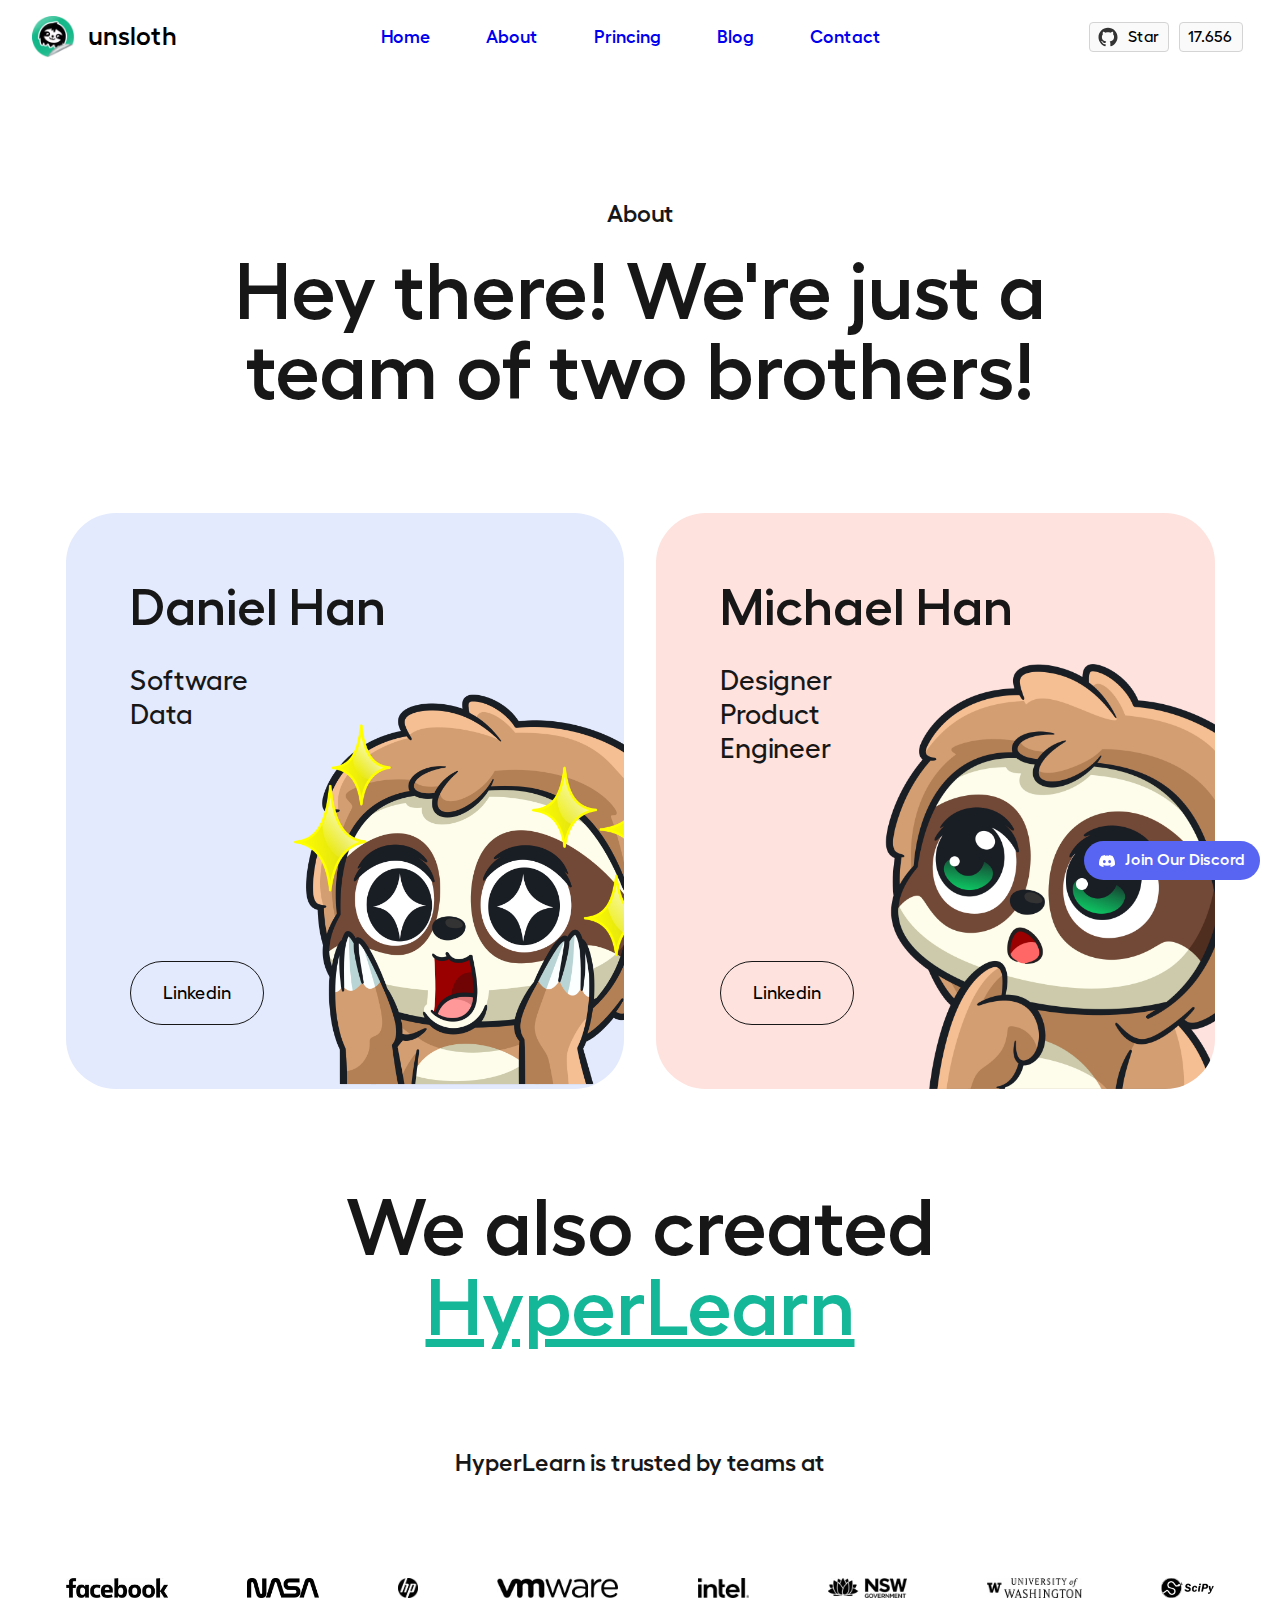
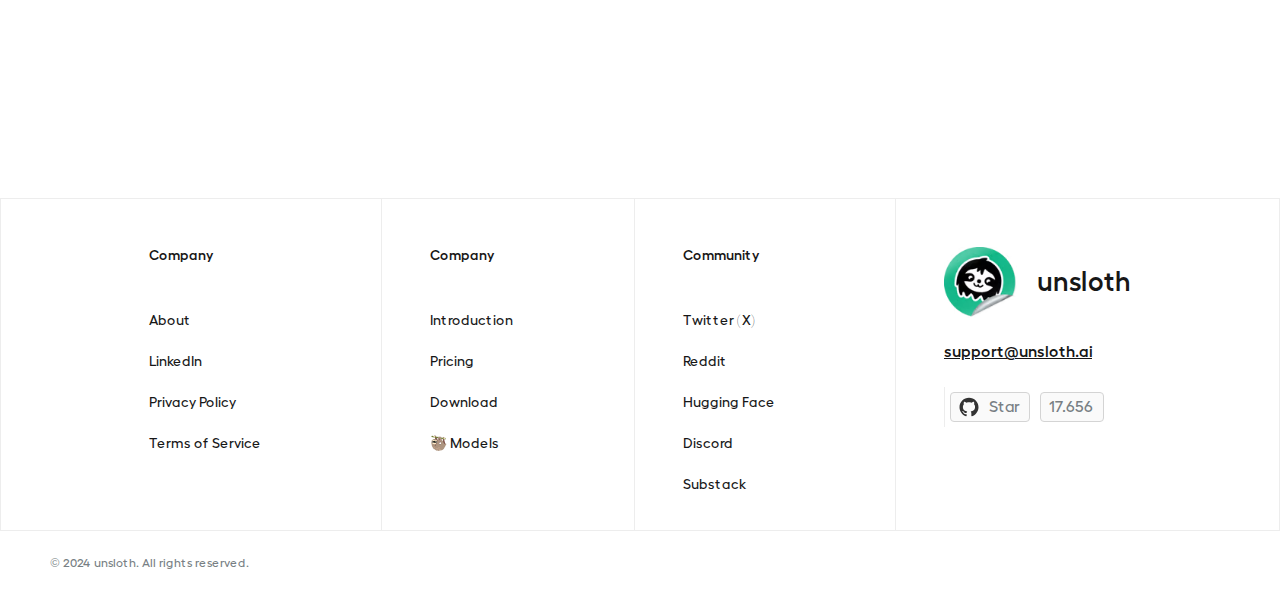
<file: unsloth/Other page/About.html>
<!DOCTYPE html>
<html lang="en">
<head>
    <meta charset="UTF-8">
    <meta name="viewport" content="width=device-width, initial-scale=1.0">
    <link rel="shortcut icon" href="../img/logo.avif" type="image/x-icon">
    <link rel="stylesheet" href="../style.css">
    <title>About</title>
</head>
<body>
    <header>
        <div class="logo">
            <img src="../img/logo.avif" alt="">
            <span>unsloth</span>
        </div>
        <nav>
            <a href="../index.html">Home</a>
            <a href="./About.html">About</a>
            <a href="./Pricing.html">Princing</a>
            <a href="./Blog.html">Blog</a>
            <a href="./Contact.html">Contact</a>
        </nav>
        <div class="github">
            <div class="star">
                <svg xmlns="http://www.w3.org/2000/svg" width="40" height="40" viewBox="12 12 40 40"><path fill="#333" d="M32 13.4c-10.5 0-19 8.5-19 19 0 8.4 5.5 15.5 13 18 1 .2 1.3-.4 1.3-.9v-3.2c-5.3 1.1-6.4-2.6-6.4-2.6-.9-2.1-2.1-2.7-2.1-2.7-1.7-1.2.1-1.1.1-1.1 1.9.1 2.9 2 2.9 2 1.7 2.9 4.5 2.1 5.5 1.6.2-1.2.7-2.1 1.2-2.6-4.2-.5-8.7-2.1-8.7-9.4 0-2.1.7-3.7 2-5.1-.2-.5-.8-2.4.2-5 0 0 1.6-.5 5.2 2 1.5-.4 3.1-.7 4.8-.7 1.6 0 3.3.2 4.7.7 3.6-2.4 5.2-2 5.2-2 1 2.6.4 4.6.2 5 1.2 1.3 2 3 2 5.1 0 7.3-4.5 8.9-8.7 9.4.7.6 1.3 1.7 1.3 3.5v5.2c0 .5.4 1.1 1.3.9 7.5-2.6 13-9.7 13-18.1 0-10.5-8.5-19-19-19z"/></svg>
                <span>Star</span>
            </div>
            <div class="star__number">
                17.656
            </div>
        </div>
    </header>
    <div class="container">
        <h3>About</h3>
        <h1>Hey there! We're just a <br>team of two brothers!</h1>
        <div class="team my100">
            <div>
                <h2>Daniel Han</h2>
                <li>Software</li>
                <li>Data</li>
                <button class="button" >Linkedin</button>
                <img src="../img/team.png" alt="">
            </div>
            <div>
                <h2>Michael Han</h2>
                <li>Designer</li>
                <li>Product</li>
                <li>Engineer</li>
                <button class="button" >Linkedin</button>
                <img src="../img/team1.png" alt="">
            </div>
        </div>
        <h1>We also created <br> <span class="nc underline">HyperLearn</span></h1>
        <h3 class="my100">HyperLearn is trusted by teams at</h3>
        <div class="truster">
            <img src="../img/p1.avif" alt="">
            <img src="../img/p2.avif" alt="">
            <img src="../img/p3.avif" alt="">
            <img src="../img/p4.avif" alt="">
            <img src="../img/p5.avif" alt="">
            <img src="../img/p6.avif" alt="">
            <img src="../img/p7.avif" alt="">
            <img src="../img/p8.avif" alt="">
        </div>
    </div>
    <div class="join__discord">
        <svg xmlns="http://www.w3.org/2000/svg" width="16" height="16" fill="currentColor"  viewBox="0 0 16 16"><path d="M13.545 2.907a13.227 13.227 0 0 0-3.257-1.011.05.05 0 0 0-.052.025c-.141.25-.297.577-.406.833a12.19 12.19 0 0 0-3.658 0 8.258 8.258 0 0 0-.412-.833.051.051 0 0 0-.052-.025c-1.125.194-2.22.534-3.257 1.011a.041.041 0 0 0-.021.018C.356 6.024-.213 9.047.066 12.032c.001.014.01.028.021.037a13.276 13.276 0 0 0 3.995 2.02.05.05 0 0 0 .056-.019c.308-.42.582-.863.818-1.329a.05.05 0 0 0-.01-.059.051.051 0 0 0-.018-.011 8.875 8.875 0 0 1-1.248-.595.05.05 0 0 1-.02-.066.051.051 0 0 1 .015-.019c.084-.063.168-.129.248-.195a.05.05 0 0 1 .051-.007c2.619 1.196 5.454 1.196 8.041 0a.052.052 0 0 1 .053.007c.08.066.164.132.248.195a.051.051 0 0 1-.004.085 8.254 8.254 0 0 1-1.249.594.05.05 0 0 0-.03.03.052.052 0 0 0 .003.041c.24.465.515.909.817 1.329a.05.05 0 0 0 .056.019 13.235 13.235 0 0 0 4.001-2.02.049.049 0 0 0 .021-.037c.334-3.451-.559-6.449-2.366-9.106a.034.034 0 0 0-.02-.019Zm-8.198 7.307c-.789 0-1.438-.724-1.438-1.612 0-.889.637-1.613 1.438-1.613.807 0 1.45.73 1.438 1.613 0 .888-.637 1.612-1.438 1.612m5.316 0c-.788 0-1.438-.724-1.438-1.612 0-.889.637-1.613 1.438-1.613.807 0 1.451.73 1.438 1.613 0 .888-.631 1.612-1.438 1.612"></path></svg>
        <span>Join Our Discord</span>
    </div>
    <footer>
        <nav>
            <div class="company">
                <h4>Company</h4>
                <a href="">About</a>
                <a href="">LinkedIn</a>
                <a href="">Privacy Policy</a>
                <a href="">Terms of Service</a>
            </div>
            <div class="product">
                <h4>Company</h4>
                <a href="">Introduction</a>
                <a href="">Pricing</a>
                <a href="">Download</a>
                <a href="">🦥 Models</a>
            </div>
            <div class="product">
                <h4>Community</h4>
                <a href="">Twitter (X)</a>
                <a href="">Reddit</a>
                <a href="">Hugging Face</a>
                <a href="">Discord</a>
                <a href="">Substack</a>
            </div>
            <div>
                <div class="footer__logo">
                    <img src="../img/logo.avif" alt="">
                    <span>unsloth</span>
                </div>
                <p class="email">support@unsloth.ai</p>
                <div class="github">
                    <div class="star">
                        <svg xmlns="http://www.w3.org/2000/svg" width="40" height="40" viewBox="12 12 40 40"><path fill="#333" d="M32 13.4c-10.5 0-19 8.5-19 19 0 8.4 5.5 15.5 13 18 1 .2 1.3-.4 1.3-.9v-3.2c-5.3 1.1-6.4-2.6-6.4-2.6-.9-2.1-2.1-2.7-2.1-2.7-1.7-1.2.1-1.1.1-1.1 1.9.1 2.9 2 2.9 2 1.7 2.9 4.5 2.1 5.5 1.6.2-1.2.7-2.1 1.2-2.6-4.2-.5-8.7-2.1-8.7-9.4 0-2.1.7-3.7 2-5.1-.2-.5-.8-2.4.2-5 0 0 1.6-.5 5.2 2 1.5-.4 3.1-.7 4.8-.7 1.6 0 3.3.2 4.7.7 3.6-2.4 5.2-2 5.2-2 1 2.6.4 4.6.2 5 1.2 1.3 2 3 2 5.1 0 7.3-4.5 8.9-8.7 9.4.7.6 1.3 1.7 1.3 3.5v5.2c0 .5.4 1.1 1.3.9 7.5-2.6 13-9.7 13-18.1 0-10.5-8.5-19-19-19z"/></svg>
                        <span>Star</span>
                    </div>
                    <div class="star__number">
                        17.656
                    </div>
                </div>
            </div>
        </nav>
        <div class="copyright">
            © 2024 unsloth. All rights reserved.
        </div>
    </footer>
</body>
</html>
</file>
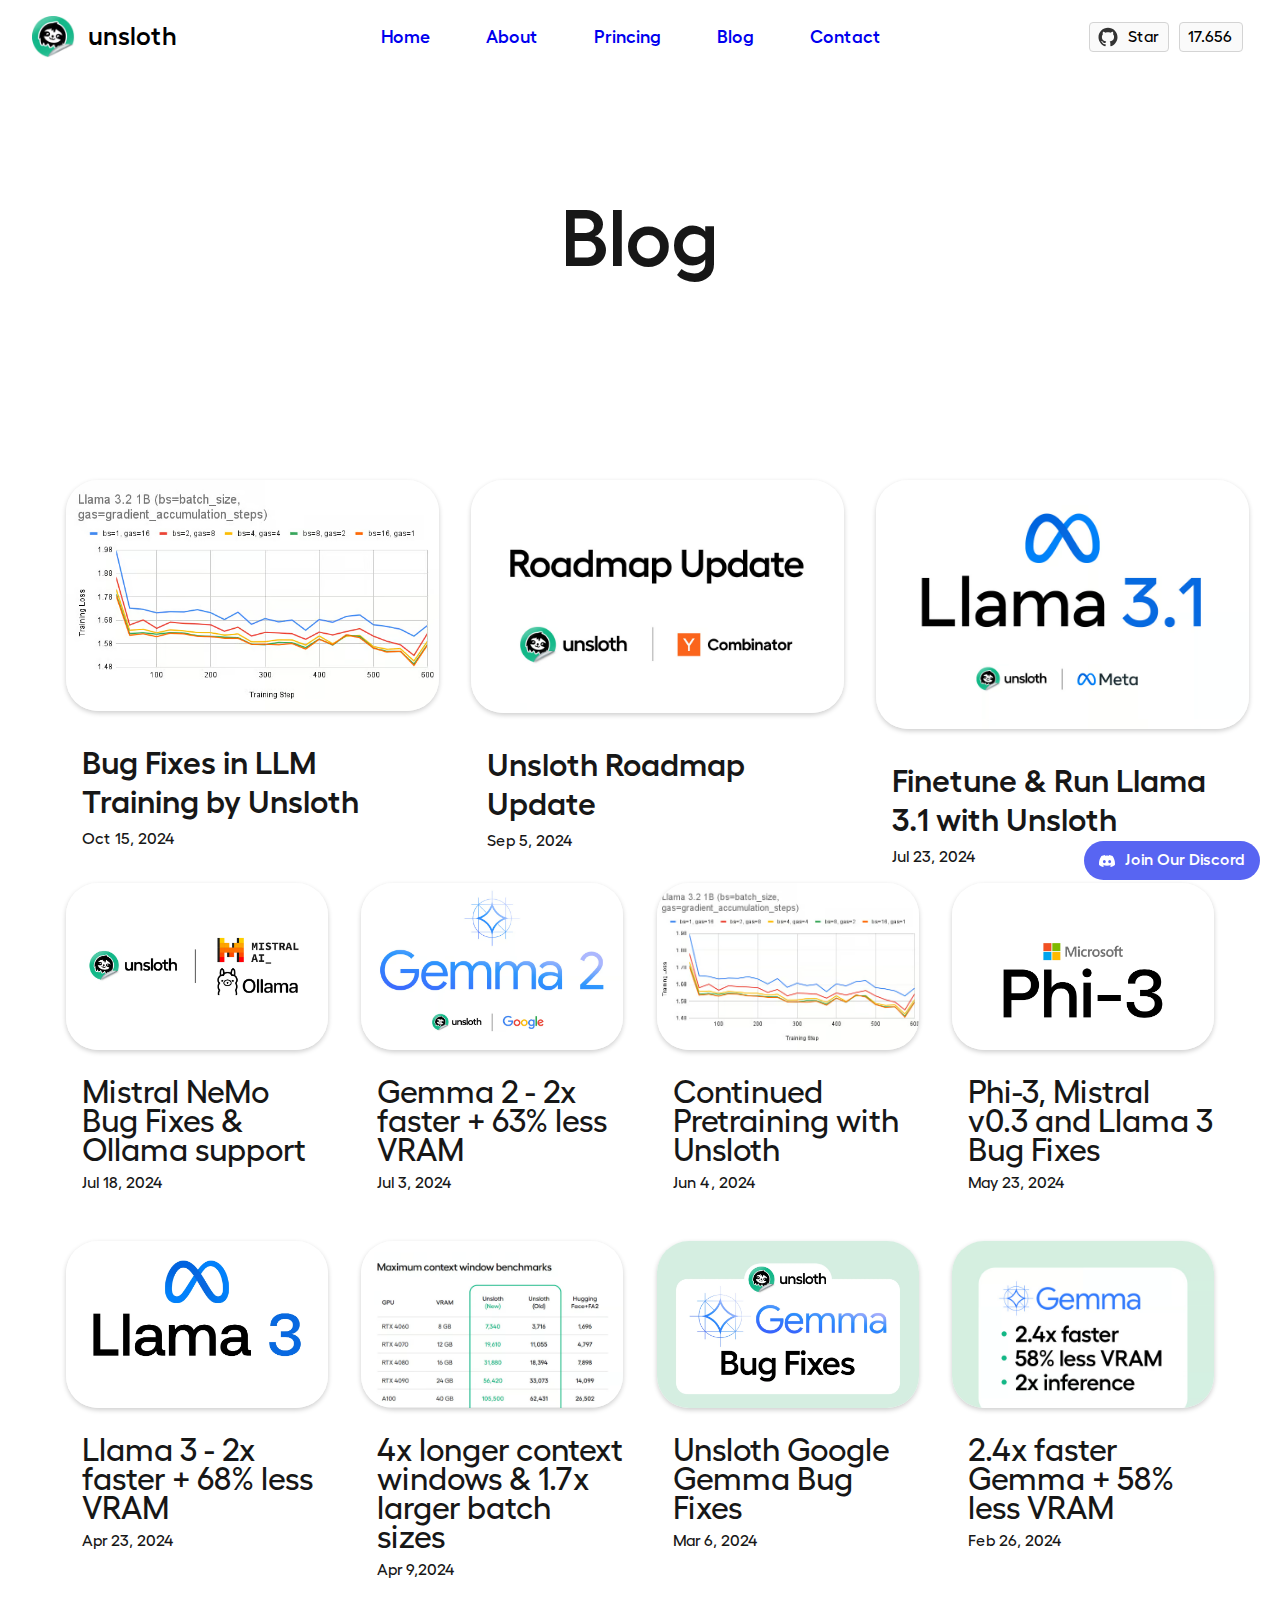
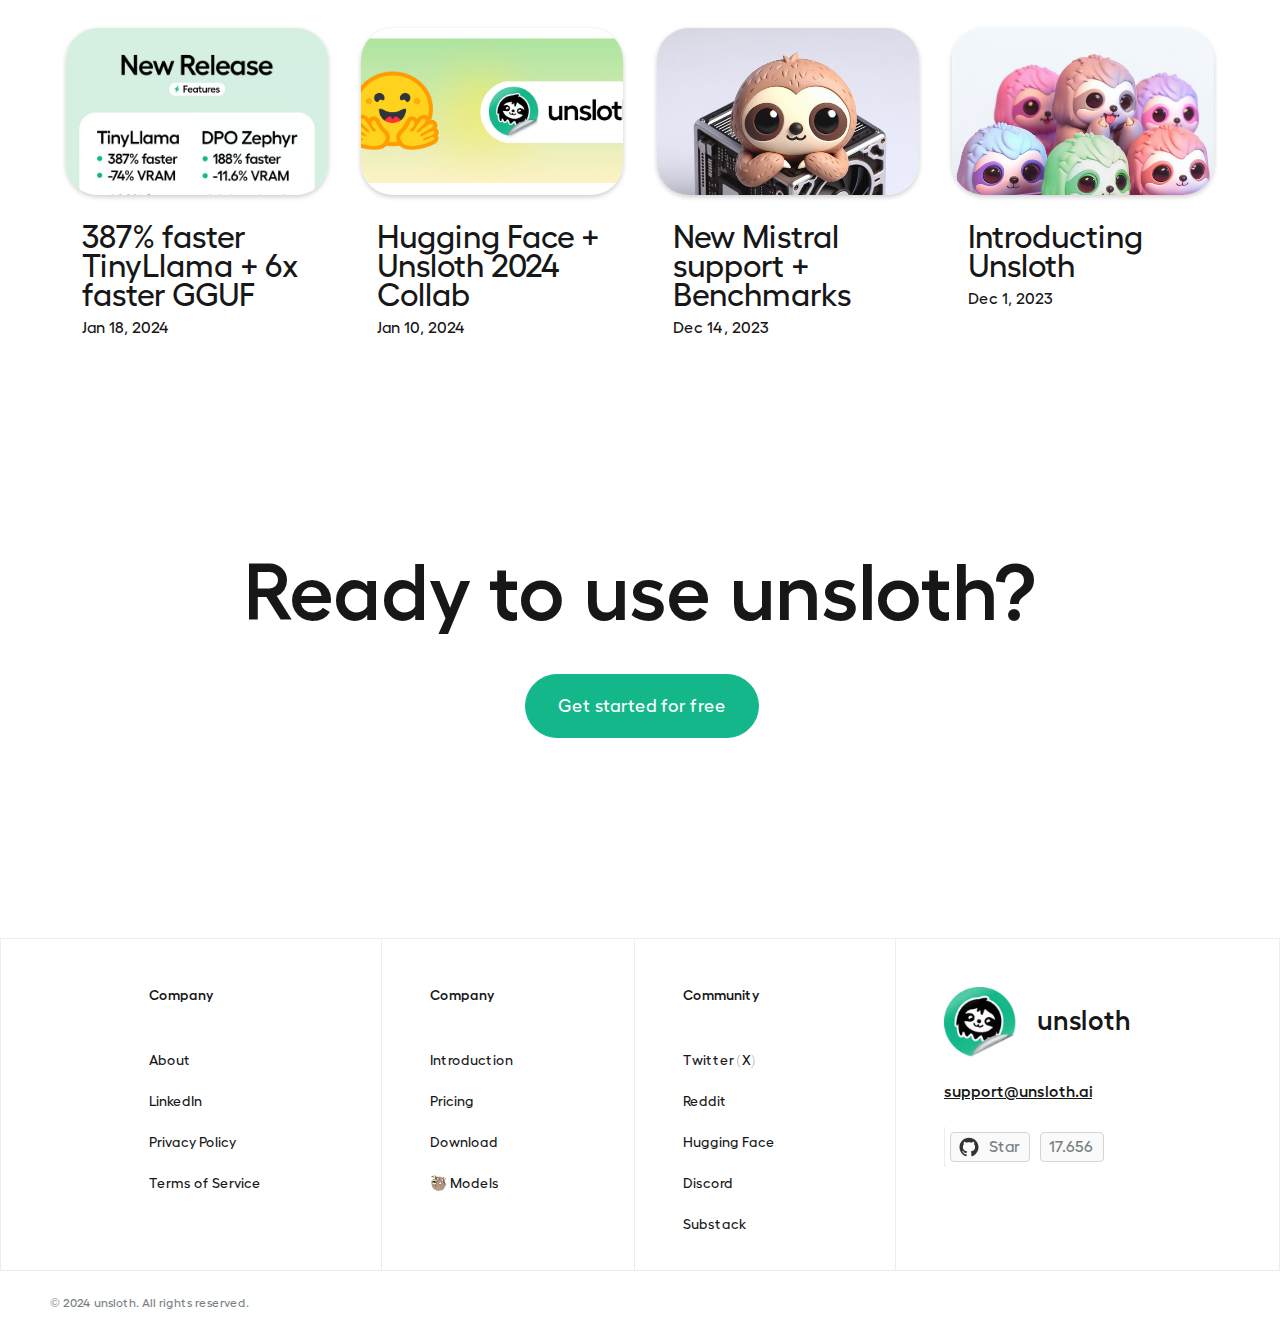
<file: unsloth/Other page/Blog.html>
<!DOCTYPE html>
<html lang="en">
<head>
    <meta charset="UTF-8">
    <meta name="viewport" content="width=device-width, initial-scale=1.0">
    <link rel="shortcut icon" href="../img/logo.avif" type="image/x-icon">
    <link rel="stylesheet" href="../style.css">
    <title>Blog</title>
</head>
<body>
    <header>
        <div class="logo">
            <img src="../img/logo.avif" alt="">
            <span>unsloth</span>
        </div>
        <nav>
            <a href="../index.html">Home</a>
            <a href="./About.html">About</a>
            <a href="./Pricing.html">Princing</a>
            <a href="./Blog.html">Blog</a>
            <a href="./Contact.html">Contact</a>
        </nav>
        <div class="github">
            <div class="star">
                <svg xmlns="http://www.w3.org/2000/svg" width="40" height="40" viewBox="12 12 40 40"><path fill="#333" d="M32 13.4c-10.5 0-19 8.5-19 19 0 8.4 5.5 15.5 13 18 1 .2 1.3-.4 1.3-.9v-3.2c-5.3 1.1-6.4-2.6-6.4-2.6-.9-2.1-2.1-2.7-2.1-2.7-1.7-1.2.1-1.1.1-1.1 1.9.1 2.9 2 2.9 2 1.7 2.9 4.5 2.1 5.5 1.6.2-1.2.7-2.1 1.2-2.6-4.2-.5-8.7-2.1-8.7-9.4 0-2.1.7-3.7 2-5.1-.2-.5-.8-2.4.2-5 0 0 1.6-.5 5.2 2 1.5-.4 3.1-.7 4.8-.7 1.6 0 3.3.2 4.7.7 3.6-2.4 5.2-2 5.2-2 1 2.6.4 4.6.2 5 1.2 1.3 2 3 2 5.1 0 7.3-4.5 8.9-8.7 9.4.7.6 1.3 1.7 1.3 3.5v5.2c0 .5.4 1.1 1.3.9 7.5-2.6 13-9.7 13-18.1 0-10.5-8.5-19-19-19z"/></svg>
                <span>Star</span>
            </div>
            <div class="star__number">
                17.656
            </div>
        </div>
    </header>
    <div class="container">
        <h1 class="my200">Blog</h1>
        <div class="Blog">
            <div class="three">
                <div>
                    <img src="../img/blog1.png" alt="" class="shadow">
                    <div class="blog__info">
                        <a href="">Bug Fixes in LLM Training by Unsloth</a>
                        <p>Oct 15, 2024</p>
                    </div>
                </div>
                <div>
                    <img src="../img/blog2.png" alt="" class="shadow">
                    <div class="blog__info">
                        <a href="">Unsloth Roadmap Update</a>
                        <p>Sep 5, 2024</p>
                    </div>
                </div>
                <div>
                    <img src="../img/blog3.png" alt="" class="shadow">
                    <div class="blog__info">
                        <a href="">Finetune & Run Llama 3.1 with Unsloth</a>
                        <p>Jul 23, 2024</p>
                    </div>
                </div>
            </div>
            <div class="all__blog">             
                <div>
                    <img src="../img/ollama_mistral_2_NeENbc6DX50pu2ajjKt9l.png" alt="" class="shadow">
                    <div class="blog__info">
                        <a href="">Mistral NeMo Bug Fixes & Ollama support</a>
                        <p>Jul 18, 2024</p>
                    </div>
                </div>              
                <div>
                    <img src="../img/gemma_2_long_OKsRGiTB8vrcIyXNWdgMw.png" alt="" class="shadow">
                    <div class="blog__info">
                        <a href="">Gemma 2 - 2x faster + 63% less VRAM</a>
                        <p>Jul 3, 2024</p>
                    </div>
                </div>          
                <div>
                    <img src="../img/New_Grad_Acc_2_lkpQGjl3513TCU--LXilX.png" alt="" class="shadow">
                    <div class="blog__info">
                        <a href="">Continued Pretraining with Unsloth</a>
                        <p>Jun 4, 2024</p>
                    </div>
                </div>         
                <div>
                    <img src="../img/phi3_unsloth_ynBY7FG3NTjIbS11ozN_g.png" alt="" class="shadow">
                    <div class="blog__info">
                        <a href="">Phi-3, Mistral v0.3 and Llama 3 Bug Fixes</a>
                        <p>May 23, 2024</p>
                    </div>
                </div>   
                <div>
                    <img src="../img/llama3_ZPfeNrJTo_XeSd2b3EuIx.png" alt="" class="shadow">
                    <div class="blog__info">
                        <a href="">Llama 3 - 2x faster + 68% less VRAM</a>
                        <p>Apr 23, 2024</p>
                    </div>
                </div>              
                <div>
                    <img src="../img/WEBSITE_TABLEE_9SOfWxe_dUbyf8cGluzvd.png" alt="" class="shadow">
                    <div class="blog__info">
                        <a href="">4x longer context windows & 1.7x larger batch sizes</a>
                        <p>Apr 9,2024</p>
                    </div>
                </div>          
                <div>
                    <img src="../img/gemma_bugfixes_for_web_ddez3BaH6p4YLyX55lD1O.png" alt="" class="shadow">
                    <div class="blog__info">
                        <a href="">Unsloth Google Gemma Bug Fixes</a>
                        <p>Mar 6, 2024</p>
                    </div>
                </div>         
                <div>
                    <img src="../img/GEMMMA_unsloth_release_final_POpU6zlprJv_clV1Gz1ev (1).png" alt="" class="shadow">
                    <div class="blog__info">
                        <a href="">2.4x faster Gemma + 58% less VRAM</a>
                        <p>Feb 26, 2024</p>
                    </div>
                </div>            
                <div>
                    <img src="../img/featur.avif" alt="" class="shadow">
                    <div class="blog__info">
                        <a href="">387% faster TinyLlama + 6x faster GGUF</a>
                        <p>Jan 18, 2024</p>
                    </div>
                </div>            
                <div>
                    <img src="../img/hugging_face_x_unsloth_bNluRQER6gmlZ5cRTZu60.png" alt="" class="shadow">
                    <div class="blog__info">
                        <a href="">Hugging Face + Unsloth 2024 Collab</a>
                        <p>Jan 10, 2024</p>
                    </div>
                </div>              
                <div>
                    <img src="../img/info2.avif" alt="" class="shadow">
                    <div class="blog__info">
                        <a href="">New Mistral support + Benchmarks</a>
                        <p>Dec 14, 2023</p>
                    </div>
                </div>          
                <div>
                    <img src="../img/newsletter.avif" alt="" class="shadow">
                    <div class="blog__info">
                        <a href="">Introducting Unsloth</a>
                        <p>Dec 1, 2023</p>
                    </div>
                </div>          
            </div>

        </div>


        <div class="my200">
            <h1>Ready to use unsloth?</h1>
            <button class="button type_g end__btn">Get started for free</button>
        </div>
    </div>
    <div class="join__discord">
        <svg xmlns="http://www.w3.org/2000/svg" width="16" height="16" fill="currentColor"  viewBox="0 0 16 16"><path d="M13.545 2.907a13.227 13.227 0 0 0-3.257-1.011.05.05 0 0 0-.052.025c-.141.25-.297.577-.406.833a12.19 12.19 0 0 0-3.658 0 8.258 8.258 0 0 0-.412-.833.051.051 0 0 0-.052-.025c-1.125.194-2.22.534-3.257 1.011a.041.041 0 0 0-.021.018C.356 6.024-.213 9.047.066 12.032c.001.014.01.028.021.037a13.276 13.276 0 0 0 3.995 2.02.05.05 0 0 0 .056-.019c.308-.42.582-.863.818-1.329a.05.05 0 0 0-.01-.059.051.051 0 0 0-.018-.011 8.875 8.875 0 0 1-1.248-.595.05.05 0 0 1-.02-.066.051.051 0 0 1 .015-.019c.084-.063.168-.129.248-.195a.05.05 0 0 1 .051-.007c2.619 1.196 5.454 1.196 8.041 0a.052.052 0 0 1 .053.007c.08.066.164.132.248.195a.051.051 0 0 1-.004.085 8.254 8.254 0 0 1-1.249.594.05.05 0 0 0-.03.03.052.052 0 0 0 .003.041c.24.465.515.909.817 1.329a.05.05 0 0 0 .056.019 13.235 13.235 0 0 0 4.001-2.02.049.049 0 0 0 .021-.037c.334-3.451-.559-6.449-2.366-9.106a.034.034 0 0 0-.02-.019Zm-8.198 7.307c-.789 0-1.438-.724-1.438-1.612 0-.889.637-1.613 1.438-1.613.807 0 1.45.73 1.438 1.613 0 .888-.637 1.612-1.438 1.612m5.316 0c-.788 0-1.438-.724-1.438-1.612 0-.889.637-1.613 1.438-1.613.807 0 1.451.73 1.438 1.613 0 .888-.631 1.612-1.438 1.612"></path></svg>
        <span>Join Our Discord</span>
    </div>
    <footer>
        <nav>
            <div class="company">
                <h4>Company</h4>
                <a href="">About</a>
                <a href="">LinkedIn</a>
                <a href="">Privacy Policy</a>
                <a href="">Terms of Service</a>
            </div>
            <div class="product">
                <h4>Company</h4>
                <a href="">Introduction</a>
                <a href="">Pricing</a>
                <a href="">Download</a>
                <a href="">🦥 Models</a>
            </div>
            <div class="product">
                <h4>Community</h4>
                <a href="">Twitter (X)</a>
                <a href="">Reddit</a>
                <a href="">Hugging Face</a>
                <a href="">Discord</a>
                <a href="">Substack</a>
            </div>
            <div>
                <div class="footer__logo">
                    <img src="../img/logo.avif" alt="">
                    <span>unsloth</span>
                </div>
                <p class="email">support@unsloth.ai</p>
                <div class="github">
                    <div class="star">
                        <svg xmlns="http://www.w3.org/2000/svg" width="40" height="40" viewBox="12 12 40 40"><path fill="#333" d="M32 13.4c-10.5 0-19 8.5-19 19 0 8.4 5.5 15.5 13 18 1 .2 1.3-.4 1.3-.9v-3.2c-5.3 1.1-6.4-2.6-6.4-2.6-.9-2.1-2.1-2.7-2.1-2.7-1.7-1.2.1-1.1.1-1.1 1.9.1 2.9 2 2.9 2 1.7 2.9 4.5 2.1 5.5 1.6.2-1.2.7-2.1 1.2-2.6-4.2-.5-8.7-2.1-8.7-9.4 0-2.1.7-3.7 2-5.1-.2-.5-.8-2.4.2-5 0 0 1.6-.5 5.2 2 1.5-.4 3.1-.7 4.8-.7 1.6 0 3.3.2 4.7.7 3.6-2.4 5.2-2 5.2-2 1 2.6.4 4.6.2 5 1.2 1.3 2 3 2 5.1 0 7.3-4.5 8.9-8.7 9.4.7.6 1.3 1.7 1.3 3.5v5.2c0 .5.4 1.1 1.3.9 7.5-2.6 13-9.7 13-18.1 0-10.5-8.5-19-19-19z"/></svg>
                        <span>Star</span>
                    </div>
                    <div class="star__number">
                        17.656
                    </div>
                </div>
            </div>
        </nav>
        <div class="copyright">
            © 2024 unsloth. All rights reserved.
        </div>
    </footer>
</body>
</html>
</file>
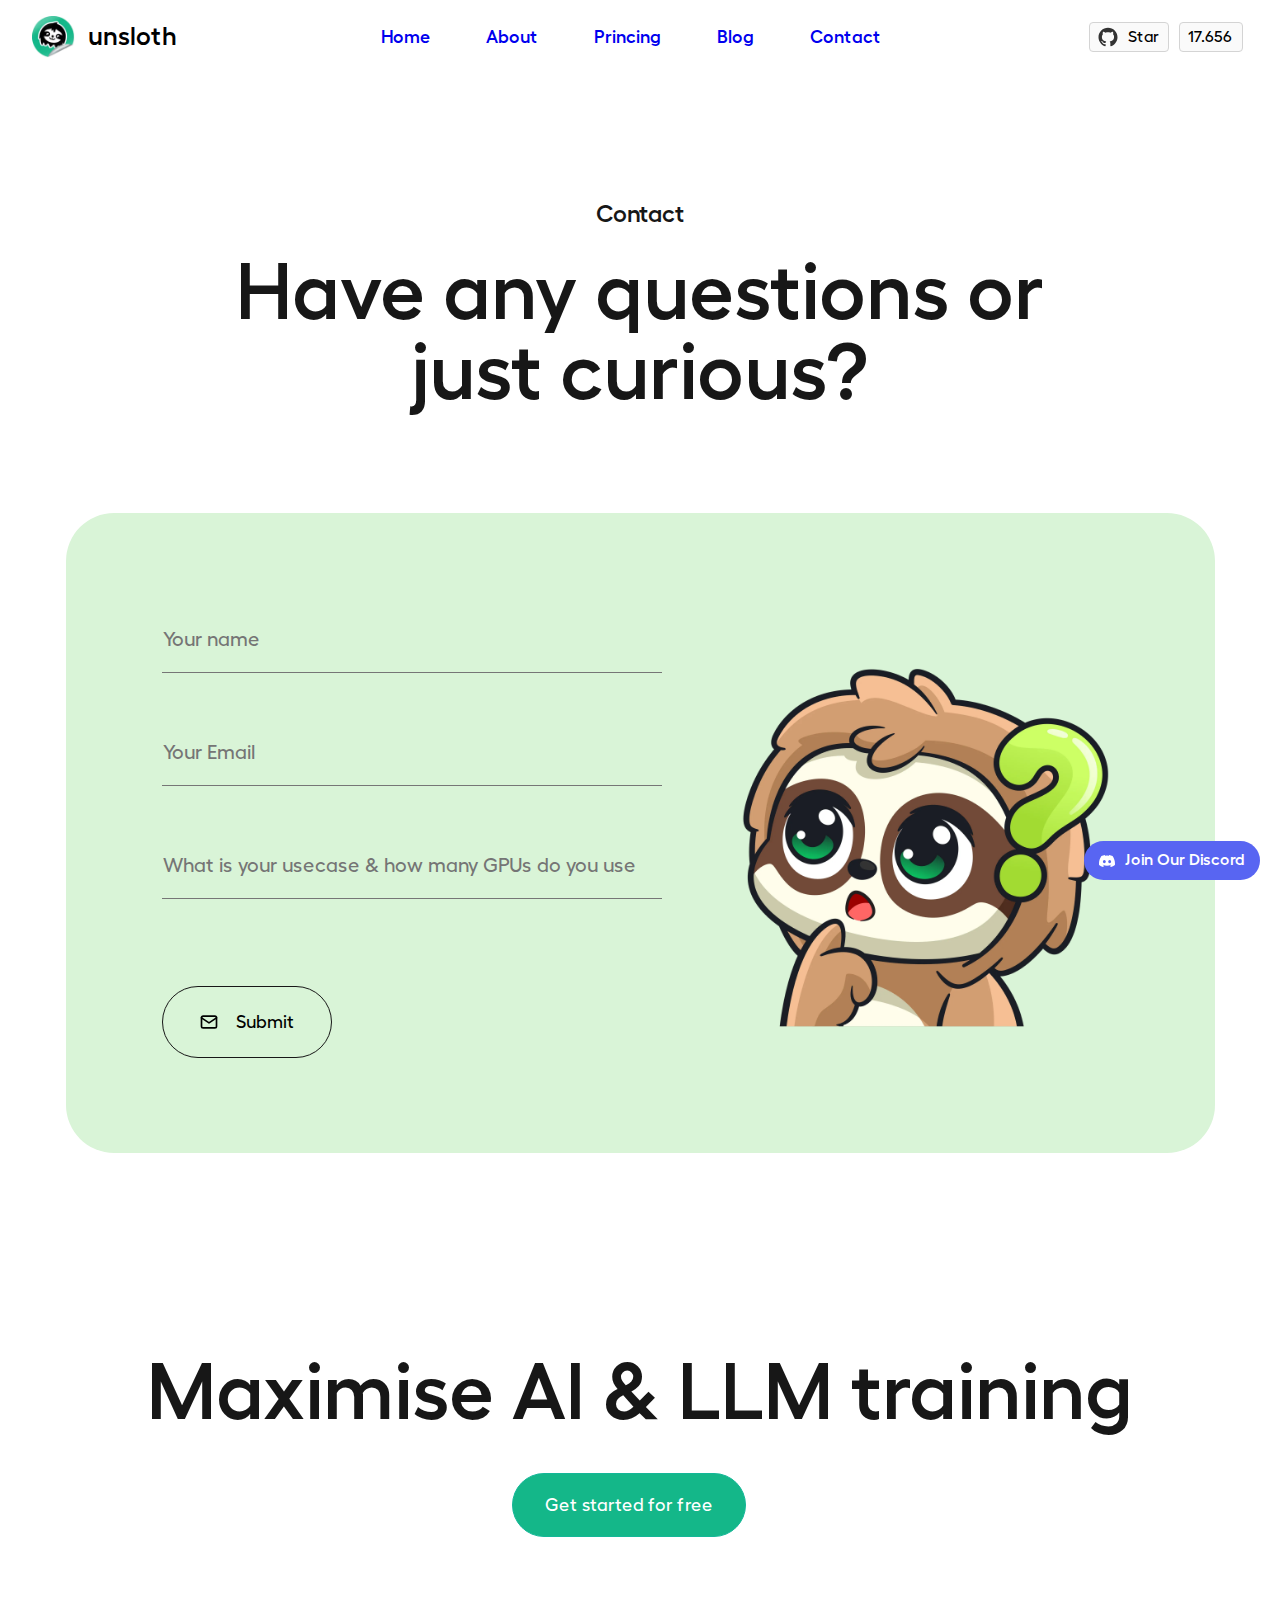
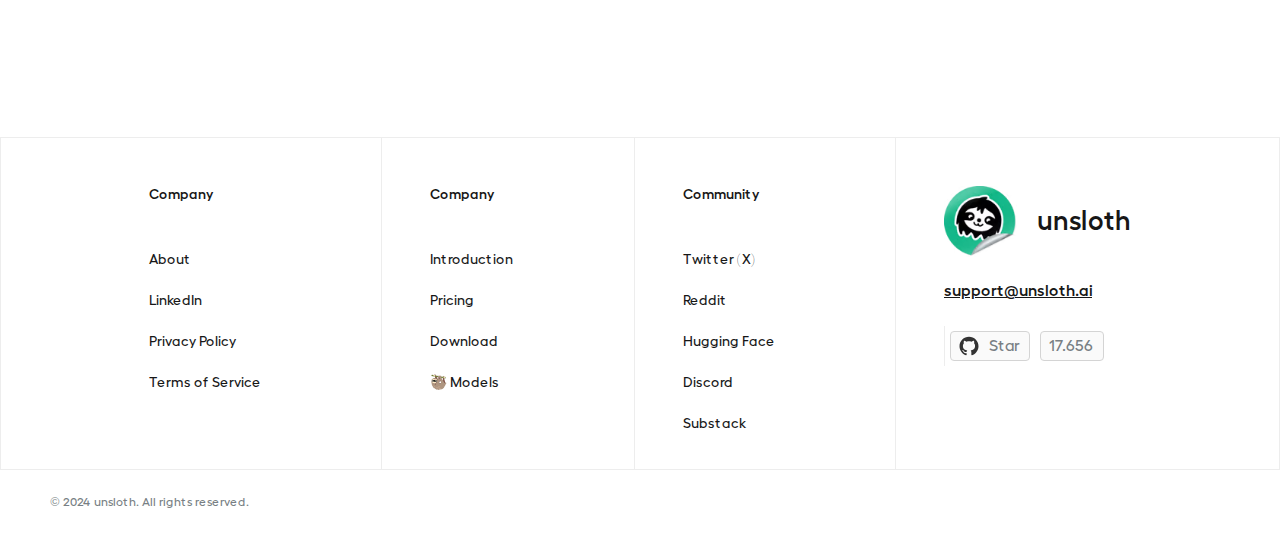
<file: unsloth/Other page/Contact.html>
<!DOCTYPE html>
<html lang="en">
<head>
    <meta charset="UTF-8">
    <link rel="shortcut icon" href="../img/logo.avif" type="image/x-icon">
    <meta name="viewport" content="width=device-width, initial-scale=1.0">
    <link rel="stylesheet" href="../style.css">
    <title>Contact</title>
</head>
<body>
    <header>
        <div class="logo">
            <img src="../img/logo.avif" alt="">
            <span>unsloth</span>
        </div>
        <nav>
            <a href="../index.html">Home</a>
            <a href="./About.html">About</a>
            <a href="./Pricing.html">Princing</a>
            <a href="./Blog.html">Blog</a>
            <a href="./Contact.html">Contact</a>
        </nav>
        <div class="github">
            <div class="star">
                <svg xmlns="http://www.w3.org/2000/svg" width="40" height="40" viewBox="12 12 40 40"><path fill="#333" d="M32 13.4c-10.5 0-19 8.5-19 19 0 8.4 5.5 15.5 13 18 1 .2 1.3-.4 1.3-.9v-3.2c-5.3 1.1-6.4-2.6-6.4-2.6-.9-2.1-2.1-2.7-2.1-2.7-1.7-1.2.1-1.1.1-1.1 1.9.1 2.9 2 2.9 2 1.7 2.9 4.5 2.1 5.5 1.6.2-1.2.7-2.1 1.2-2.6-4.2-.5-8.7-2.1-8.7-9.4 0-2.1.7-3.7 2-5.1-.2-.5-.8-2.4.2-5 0 0 1.6-.5 5.2 2 1.5-.4 3.1-.7 4.8-.7 1.6 0 3.3.2 4.7.7 3.6-2.4 5.2-2 5.2-2 1 2.6.4 4.6.2 5 1.2 1.3 2 3 2 5.1 0 7.3-4.5 8.9-8.7 9.4.7.6 1.3 1.7 1.3 3.5v5.2c0 .5.4 1.1 1.3.9 7.5-2.6 13-9.7 13-18.1 0-10.5-8.5-19-19-19z"/></svg>
                <span>Star</span>
            </div>
            <div class="star__number">
                17.656
            </div>
        </div>
    </header>
    <div class="container">
        <h3>Contact</h3>
        <h1>Have any questions or <br>just curious?</h1>
        <form action="" class="my100 form__contact">
            <div>
                <input type="text" placeholder="Your name">
                <input type="text" placeholder="Your Email">
                <input type="text" placeholder="What is your usecase & how many GPUs do you use">
                <button class="button">
                    <svg xmlns="http://www.w3.org/2000/svg" class="icon icon-tabler icon-tabler-mail" width="20" height="20" viewBox="0 0 24 24" stroke-width="2" stroke="currentColor" fill="none" stroke-linecap="round" stroke-linejoin="round"><path stroke="none" d="M0 0h24v24H0z" fill="none"></path><path d="M3 7a2 2 0 0 1 2 -2h14a2 2 0 0 1 2 2v10a2 2 0 0 1 -2 2h-14a2 2 0 0 1 -2 -2v-10z"></path><path d="M3 7l9 6l9 -6"></path></svg>
                    Submit
                </button>
            </div>
            <img src="../img/contact.webp" alt="">
        </form>
    </div>
    <div class="my200">
        <h1>Maximise AI & LLM training</h1>
        <button class="button type_g end__btn">Get started for free</button>
    </div>
    <div class="join__discord">
        <svg xmlns="http://www.w3.org/2000/svg" width="16" height="16" fill="currentColor"  viewBox="0 0 16 16"><path d="M13.545 2.907a13.227 13.227 0 0 0-3.257-1.011.05.05 0 0 0-.052.025c-.141.25-.297.577-.406.833a12.19 12.19 0 0 0-3.658 0 8.258 8.258 0 0 0-.412-.833.051.051 0 0 0-.052-.025c-1.125.194-2.22.534-3.257 1.011a.041.041 0 0 0-.021.018C.356 6.024-.213 9.047.066 12.032c.001.014.01.028.021.037a13.276 13.276 0 0 0 3.995 2.02.05.05 0 0 0 .056-.019c.308-.42.582-.863.818-1.329a.05.05 0 0 0-.01-.059.051.051 0 0 0-.018-.011 8.875 8.875 0 0 1-1.248-.595.05.05 0 0 1-.02-.066.051.051 0 0 1 .015-.019c.084-.063.168-.129.248-.195a.05.05 0 0 1 .051-.007c2.619 1.196 5.454 1.196 8.041 0a.052.052 0 0 1 .053.007c.08.066.164.132.248.195a.051.051 0 0 1-.004.085 8.254 8.254 0 0 1-1.249.594.05.05 0 0 0-.03.03.052.052 0 0 0 .003.041c.24.465.515.909.817 1.329a.05.05 0 0 0 .056.019 13.235 13.235 0 0 0 4.001-2.02.049.049 0 0 0 .021-.037c.334-3.451-.559-6.449-2.366-9.106a.034.034 0 0 0-.02-.019Zm-8.198 7.307c-.789 0-1.438-.724-1.438-1.612 0-.889.637-1.613 1.438-1.613.807 0 1.45.73 1.438 1.613 0 .888-.637 1.612-1.438 1.612m5.316 0c-.788 0-1.438-.724-1.438-1.612 0-.889.637-1.613 1.438-1.613.807 0 1.451.73 1.438 1.613 0 .888-.631 1.612-1.438 1.612"></path></svg>
        <span>Join Our Discord</span>
    </div>
    <footer>
        <nav>
            <div class="company">
                <h4>Company</h4>
                <a href="">About</a>
                <a href="">LinkedIn</a>
                <a href="">Privacy Policy</a>
                <a href="">Terms of Service</a>
            </div>
            <div class="product">
                <h4>Company</h4>
                <a href="">Introduction</a>
                <a href="">Pricing</a>
                <a href="">Download</a>
                <a href="">🦥 Models</a>
            </div>
            <div class="product">
                <h4>Community</h4>
                <a href="">Twitter (X)</a>
                <a href="">Reddit</a>
                <a href="">Hugging Face</a>
                <a href="">Discord</a>
                <a href="">Substack</a>
            </div>
            <div>
                <div class="footer__logo">
                    <img src="../img/logo.avif" alt="">
                    <span>unsloth</span>
                </div>
                <p class="email">support@unsloth.ai</p>
                <div class="github">
                    <div class="star">
                        <svg xmlns="http://www.w3.org/2000/svg" width="40" height="40" viewBox="12 12 40 40"><path fill="#333" d="M32 13.4c-10.5 0-19 8.5-19 19 0 8.4 5.5 15.5 13 18 1 .2 1.3-.4 1.3-.9v-3.2c-5.3 1.1-6.4-2.6-6.4-2.6-.9-2.1-2.1-2.7-2.1-2.7-1.7-1.2.1-1.1.1-1.1 1.9.1 2.9 2 2.9 2 1.7 2.9 4.5 2.1 5.5 1.6.2-1.2.7-2.1 1.2-2.6-4.2-.5-8.7-2.1-8.7-9.4 0-2.1.7-3.7 2-5.1-.2-.5-.8-2.4.2-5 0 0 1.6-.5 5.2 2 1.5-.4 3.1-.7 4.8-.7 1.6 0 3.3.2 4.7.7 3.6-2.4 5.2-2 5.2-2 1 2.6.4 4.6.2 5 1.2 1.3 2 3 2 5.1 0 7.3-4.5 8.9-8.7 9.4.7.6 1.3 1.7 1.3 3.5v5.2c0 .5.4 1.1 1.3.9 7.5-2.6 13-9.7 13-18.1 0-10.5-8.5-19-19-19z"/></svg>
                        <span>Star</span>
                    </div>
                    <div class="star__number">
                        17.656
                    </div>
                </div>
            </div>
        </nav>
        <div class="copyright">
            © 2024 unsloth. All rights reserved.
        </div>
    </footer>
</body>
</html>
</file>
<file: unsloth/style.css>
@font-face {
    font-family: Hellix;
    src: url(./font/Hellix-ThinItalic_auCmwhXb655qoF2DzYTxZ.ttf) format('opentype');
    font-weight: 100;
}

@font-face {
    font-family: Hellix;
    src: url(./font/Hellix-Medium_2-5i1BZhAGNNvOxYraO6U.ttf) format('opentype');
    font-weight: 500;
}

@font-face {
    font-family: Hellix;
    src: url(./font/Hellix-SemiBold_lL0JQysA4Vltr7IQFpGZM.ttf) format('opentype');
    font-weight: 600;
}

@font-face {
    font-family: Caveat;
    src: url(./font/Caveat-Bold_XCbaxe1o0A97RGhZcljLt.ttf) format('opentype');
    font-weight: 600;
}

@font-face {
    font-family: Caveat;
    src: url(./font/Caveat-VariableFont_wght_eF1EOCx3FdEHQ-qTpiuBW.ttf) format('opentype');
    font-weight: 500;
}

*{
    padding: 0;
    margin: 0;
    box-sizing: border-box;
    font-family: Hellix, Arial, Helvetica, sans-serif;
    text-decoration: none;
    list-style-type: none;
    outline: none;
}

header{
    display: flex;
    width: 100%;
    align-items: center;
    justify-content: space-between;
    position: fixed;
    padding: 16px 32px;
    top: 0;
    background-color: #fff;
    z-index: 100;
}

.logo{
    display: flex;
    align-items: center;
    justify-content: space-between;
    width: 145px;
}

.logo img{
    height: 42px;
}

.logo span{
    font-weight: 600;
    font-size: 1.6rem;
}

header nav{
    width: 500px;
    font-weight: 600;
    font-size: 18px;
    display: flex;
    justify-content: space-between;
}

body a:hover{
    color: #14b798;
}

.github{
    display: flex;
    align-items: center;
}

.github .star, .star__number{
    cursor: pointer;
    font-weight: 500; 
    overflow: hidden;
    padding: 0 10px 0 8px;
    font-size: 16px;
    height: 30px;
    border-radius: 4px;    
    background-color: #fafafa;
    border: 1px solid #d4d4d4;
    display: flex;
    align-items: center;
    margin: 5px;
}

.star svg{
    width: 20px;
    margin-right: 10px;
}

.container{
    color: #171717;
    max-width: 1149px;
    margin: auto;
}

.join__discord{
    background-color: #5865f2;
    display: flex;
    align-items: center;
    justify-content: space-between;
    border-radius: 30px;
    position: fixed;
    bottom: 20px;
    right: 20px;
    padding: 5px 10px;
    font-weight: bold;
    cursor: pointer;
}

.join__discord:hover{
    color: #626ffc;
}

.join__discord span , .join__discord svg{
    color: #fff;
    margin: 5px;
}

.hero{
    margin-top: 160px;
    text-align: center;
}

 h1{
    font-size: 80px;
    line-height: 1;
    color: #171717;
    text-align: center;
}

 h1 span{
    font-family: Caveat;
    color: #14b798;
    font-weight: 600;
}

.hero div{
    display: flex;
    align-items: center;
    justify-content: center;
    margin-top: 50px;
    gap: 20px;
}

.hero button{
    display: flex;
    align-items: center;
    height: 80px;
    border-radius: 50px;
    padding: 0 40px;
    border: none;
    color: #fff;
    background-color: #14b789;
    font-size: 20px;
    font-weight: bold;
    cursor: pointer;
    transition: .3s background-color;
}

.hero button:hover{
    background-color: #37c29b;
}

.hero button:first-child{
    background-color: #171717;
}
.hero button:first-child:hover{
    background-color: #5865f2;
}

.hero button:first-child svg{
    width: 20px;
    height: 30px;
    margin-right: 10px;
}

.newsletter{
    height: 480px;
    display: flex;
    background-color: #c9ffc5;
    border-radius: 30px;
    overflow: hidden;
    margin: 85px 0;
    align-items: center;
}

.newsletter img{
    width: 560px;
}

.newsletter div{
    margin-left: 64px;
}

.newsletter h2{
    font-size: 45px;
    color: #171717;
}

.newsletter p{
    margin: 40px 0;
    font-size: 22px;
}

.newsletter input{
    padding: 20px 32px;
    font-size: 17px;
    border-radius: 50px;
    border: none;
}
.nc{
    font-family: Hellix, Arial, Helvetica, sans-serif;
}

.newsletter input[text]{
    background-color: #fff;
    color: #8b7575;
}

.newsletter .submit{
    background-color: #171717;
    color: #fff;
    cursor: pointer;
}

a:visited{
    color: #171717;
}

.newsletter .submit:hover{
    background-color: #2e2e2e;
}

.newsletter input:focus-visible{
    outline-color: #fff;
}

.advantage{
    display: flex;
    align-items: center;
    gap: 20px;
    margin: 100px 0;
    color: #171717;
}

.advantage div{
    padding: 48px;
    display: flex;
    align-items: center;
    gap: 20px;
    border: 1px solid #e6e6e6;
    border-radius: 100px;
}
.advantage svg{
    width: 90px;
    height: 36px;
}

.advantage span{
    font-size: 27px;
    font-weight: 600;
}

section{
    padding: 100px 80px;
    background-color: #f6f9f9;
    border-radius: 30px;
}

.info{
    justify-content: space-between;
    display: flex;
    align-items: center;
    color: #171717;
}

.info h2{
    font-size: 52px;
}

.info p{
    font-size: 24px;
    margin: 20px 0;
    width: 430px;
}
section img{
    width: 430px;
    border-radius: 30px;
}

.button, .info button{
    padding: 20px 32px;
    font-size: 18px;
    background-color: transparent;
    border: 1px solid #171717;
    cursor: pointer;
    border-radius: 50px;
    transition: .5s background-color;
}

.button:hover{
    background-color: #171717;
    border-color: #171717;
    color: #fff;
}

.info:last-child{
    flex-direction: row-reverse;
    margin-top: 55px;
}

.info div div{
    display: flex;
    gap: 20px;
}

.info div div button:first-child{
    background-color: #14b789;
    color: #fff;
    border-color: #14b789;
}

.info div div button:first-child:hover{
    background-color: #14b798
}

h3{
    font-size: 24px;
    text-align: center;
    margin: 200px 0 24px;
}

section:last-child{
    background-color: #d9f4d7;
}

.bento{
    display: flex;
    flex-direction: column;
    gap: 32px;
    color: #171717;
}

.my200{
    margin: 200px 0;
}

.bento .button{
    margin-top: 32px;
}

.first{
    width: 100%;
    height: 570px;
    padding: 64px 0 64px 64px;
    display: flex;
    align-items: center;
    background-color: #d9f4d7;
    justify-content: space-between;
}

.first div{
    width: 500px;

}

.bento div{
    border-radius: 20px;
}

.bento h2{
    font-size: 44px;
    line-height: 1;
}

.first img{
    width: 600px;
}

.bento__row{
    display: flex;
    gap: 32px;
}

.container .bento__row > div{
    padding: 64px;
    width: 575px;
    height: 523px;
    overflow: hidden;
    position: relative;
}

.row_first{
    background-color: #efd7ed;
}

.bento__row div:last-child{
    background-color: #fcf9f4;
}

.row_first img{
    width: 345px;
    position: absolute;
    right: 0;
}

.bento__row div:last-child img{
    width: 280px;
    position: absolute;
    bottom: 0;
    right: 10px;
}

.team{
    display: flex;
    gap: 32px;
}

.team > div{
    width: 576px;
    height: 576px;
    border-radius: 50px;
    background-color: #c9ffc5;
    padding: 64px;
    position: relative;
    overflow: hidden;
}

.team div:first-child{
    background-color: #e3eafd;
}

.team div:last-child{
    background-color: #fee2de;
}

.team h2{
    font-size: 52px;
    margin-bottom: 25px;
}

.team li{
    font-size: 28px;
}

.team button{
    position: absolute;
    bottom: 64px;
}

.team img{
    position: absolute;
    bottom: 0;
    right: -90px;
    width: 425px;
}

.underline{
    text-decoration: underline;
}

.my100{
    margin: 100px 0;
}

.truster{
    display: flex;
    align-items: center;
    justify-content: space-between;
}

.truster img{
    height: 20px;
}

footer{
    margin-top: 200px;
}

footer nav{
    display: flex;
    border: 1px solid #ededed;
    color: #787f84;
    font-size: 14px;
    height: 333px;
    border-top: 1px solid #ededed;
    margin-top: 100px;
    width: 100%;
    padding: 0% 100px;
    justify-content: space-between;
}

footer nav h4{
    color: #171717;
    margin-bottom: 48px;
}

footer nav div{
    padding: 48px;
    display: flex;
    flex-direction: column;
    border-left: 1px solid #ededed;
}

footer nav div:first-child{
    border: none;
}

footer nav a{
    margin-bottom: 24px;
}

nav p{
    font-size: 16px;
    color: #171717;
    text-decoration: underline;
    font-weight: 600;
    margin: 25px 0;
}

footer img{
    width: 73px;
    display: inline-block;
    margin-right: 20px;
}

.footer__logo{
    font-size: 27px;
    font-weight: 600;
    color: #171717;
}



nav div div{
    padding: 0;
    display: flex;
    flex-direction: row;
    align-items: center;
}

.copyright{
    padding: 25px 50px;
    color: #787f84;
    font-size: 12px;
}

.price {
    display: flex;
    align-items: start;
    gap: 20px;
}

.price div{
    width: 380px;
    padding: 48px;
    border-radius: 48px;
    background-color: #37c29b;
}

.price h4{
    font-size: 44px;

}

.price p{
    font-size: 22.4px;
    margin: 28px 0;
}

.price button{
    width: 100%;
}

.price ul{
    margin-top: 64px;
}

.price li{
    font-size: 20px;
    color: #202025;
    margin-bottom: 16px;
    display: flex;
    align-items: center;
}

.price li::before{
    content: url(/img/check.svg);
    width: 24px;
    height: 24px;
    display: inline-block;
    margin-right: 10px;
}

.price div:first-child{
    background-color: #f6f9f9;
}
.price div{
    background-color: #d9f4d7;
}
.price div:last-child{
    background-color: #ede1ff;
}

.price div:nth-child(2) .button, .type_g{
    background-color: #14b789;
    border-color: #14b798;
    color: #ffffff;
    
}

.mt200{
    margin-top: 200px;
}

.price span, .plan__differences span{
    font-family: Caveat;
}

.price div:nth-child(2) span{
    color: #14b789;
}

.price div:last-child span{
    color: #8330c2;
}

.price div:last-child h4{
    text-align: center;
}

.price div:last-child .button{
    background-color: #8330c2;
    color: #fff;
    border-color: #8330c2;
}

.end__btn{
    margin-top: 40px;
    margin-left: 40%; 
}

.plan__differences{
    width: 1040px;
    margin: auto;
}

.container .plan__differences .row span{
    color: #14b789;
}
.plan__differences .row div:last-child span{
    color: #8330c2;
}

.plan__differences .row{
    font-size: 20px;
    padding: 16px 0;
    display: flex;
    align-items: center;
    border-bottom: 1px solid #bcbcbc;
}

.plan__differences .row:first-child{
    font-weight: 600;
    font-size: 20px;
    padding: 16px 0;
    display: flex;
    align-items: center;
    border-bottom: none;
}

.plan__differences .row div{
    width: 173px;
}

.plan__differences .row div:first-child{
    width: 512px;
}

.form__contact{
    height: 640px;
    width: 100%;
    padding: 96px;
    display: flex;
    align-items: center;
    justify-content: space-between;
    background-color: #d9f4d7;
    border-radius: 48px;
    position: relative;
}

.form__contact input{
    display: block;
    background-color: transparent;
    border: none;
    padding: 20px 1px;
    border-bottom: 1px solid #767676;
    color: #767676;
    width: 500px;
    font-size: 20px;
}

.form__contact input:focus{
    background-color: #f5fcf5;
}

.form__contact input:focus-visible{
    outline-color: transparent;
}

.form__contact button{
    display: flex;
    align-items: center;
    justify-content: space-between;
    width: 170px;
    padding: 24px 36px;
    margin-top: auto;
}

.form__contact img{
    width: 396px;
}

.form__contact div{
    display: flex;
    flex-direction: column;
    gap: 48px;
    height: 450px;
}

.shadow{
    box-shadow: 0 2px 5px #0003;
}

.Blog a{
    line-height: .9;
}

.three{
    display: flex;
    gap: 32px;
    font-size: 32px;
    color: #171717;
    font-weight: 600;
}

.three div{
    width: 373px;
}

.three img{
    width: 100%;
    border-radius: 32px;
}
.all__blog img{
    width: 100%;
    border-radius: 32px;
    height: 167px;
    object-fit: cover;
    object-position: top;
}

.blog__info{
    padding: 24px 0 16px 16px;
}

.blog__info p{
    font-size: 16px;
    margin-top: 8px;
    font-weight: 500;
}

.all__blog {
    display: flex;
    justify-content: space-between;
    gap: 32px;
    flex-wrap: wrap;
}

.all__blog div{
    width: 262px;
}

.all__blog a{
    font-size: 32px;

}
</file>
